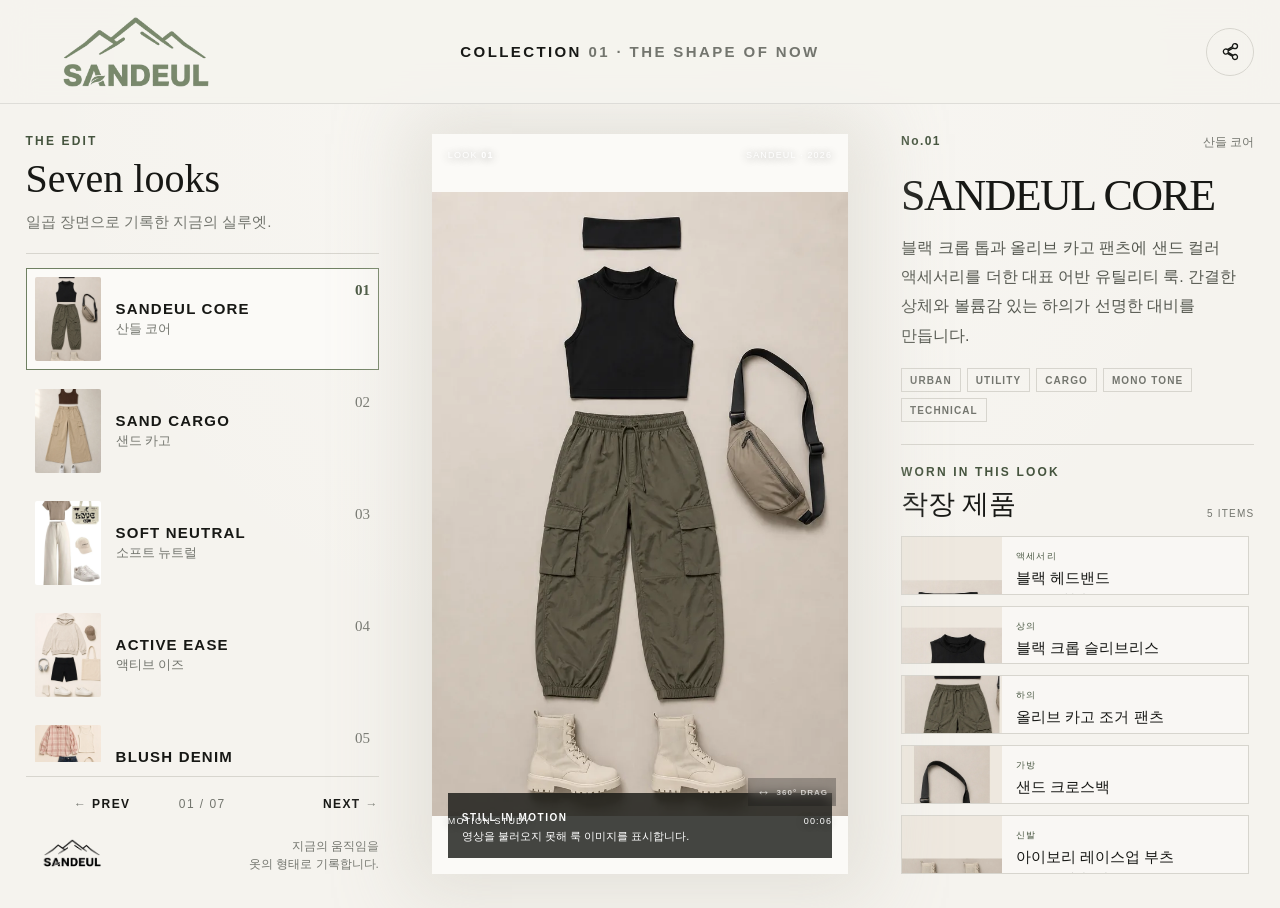
<file: index.html>
<!doctype html>
<html lang="ko">
  <head>
    <meta charset="UTF-8" />
    <meta name="viewport" content="width=device-width, initial-scale=1, viewport-fit=cover" />
    <meta
      name="description"
      content="SANDEUL의 일곱 가지 룩을 영상으로 감상하고 구성 제품을 확인하는 인터랙티브 룩북"
    />
    <meta name="theme-color" content="#f5f3ee" />
    <title>SANDEUL LOOKBOOK — SANDEUL CORE</title>
    <link rel="icon" href="public/lookbook/brand/sandeul-logo-green.webp" />
    <link rel="stylesheet" href="styles.css" />
    <script src="app.js" defer></script>
  </head>
  <body>
    <a class="skip-link" href="#main-content">본문으로 바로가기</a>

    <header class="site-header">
      <a class="brand" href="?look=01" aria-label="SANDEUL 룩북 첫 번째 룩으로 이동">
        <img
          src="public/lookbook/brand/sandeul-logo-green-header-final.webp"
          width="999"
          height="500"
          alt="SANDEUL"
        />
      </a>
      <p class="collection-label"><span>COLLECTION</span> 01 · THE SHAPE OF NOW</p>
      <button class="icon-button share-button" type="button" aria-label="현재 룩 링크 공유">
        <svg aria-hidden="true" viewBox="0 0 24 24">
          <path d="M18 8a3 3 0 1 0-2.83-4A3 3 0 0 0 15 5c0 .2.02.4.06.58L8.9 9.1A3 3 0 0 0 4 11.5a3 3 0 0 0 4.9 2.32l6.16 3.52A3 3 0 0 0 15 18a3 3 0 1 0 .9-2.14l-6.1-3.49c.13-.57.1-1.14-.08-1.67l6.14-3.51A3 3 0 0 0 18 8Z" />
        </svg>
      </button>
    </header>

    <main id="main-content" class="lookbook-shell">
      <aside class="look-rail" aria-labelledby="look-rail-title">
        <div class="rail-heading">
          <p class="eyebrow">THE EDIT</p>
          <h2 id="look-rail-title">Seven looks</h2>
          <p>일곱 장면으로 기록한 지금의 실루엣.</p>
        </div>
        <nav id="desktop-look-list" class="desktop-look-list" aria-label="룩 선택"></nav>
        <div class="rail-navigation" aria-label="이전 또는 다음 룩">
          <button id="previous-look" type="button" aria-label="이전 룩">
            <span aria-hidden="true">←</span> PREV
          </button>
          <span id="rail-position">01 / 07</span>
          <button id="next-look" type="button" aria-label="다음 룩">
            NEXT <span aria-hidden="true">→</span>
          </button>
        </div>
        <div class="rail-signature">
          <img
            src="public/lookbook/brand/sandeul-logo-black.webp"
            width="260"
            height="90"
            alt=""
          />
          <p>지금의 움직임을<br />옷의 형태로 기록합니다.</p>
        </div>
      </aside>

      <section class="stage" aria-label="선택한 룩 영상">
        <div class="video-frame">
          <div class="video-meta" aria-hidden="true">
            <span>LOOK <b id="video-number">01</b></span>
            <span>SANDEUL · 2026</span>
          </div>
          <video
            id="look-video"
            autoplay
            muted
            loop
            playsinline
            controls
            preload="auto"
            aria-label="SANDEUL CORE 착장 영상"
          ></video>
          <div
            id="scrub-surface"
            class="scrub-surface"
            role="slider"
            tabindex="0"
            aria-label="모델 360도 회전 프레임 탐색"
            aria-valuemin="0"
            aria-valuemax="100"
            aria-valuenow="0"
            aria-valuetext="영상의 0퍼센트 지점"
            aria-orientation="horizontal"
          >
            <div class="scrub-hint" aria-hidden="true">
              <span>↔</span>
              <strong>360° DRAG</strong>
              <output id="scrub-readout">0%</output>
            </div>
          </div>
          <div id="video-fallback" class="video-fallback" hidden>
            <img id="fallback-image" src="" alt="" />
            <div>
              <strong>STILL IN MOTION</strong>
              <p>영상을 불러오지 못해 룩 이미지를 표시합니다.</p>
            </div>
          </div>
          <div class="video-caption" aria-hidden="true">
            <span>MOTION STUDY</span>
            <span id="video-duration">00:06</span>
          </div>
        </div>

        <section class="mobile-look-section" aria-labelledby="mobile-look-title">
          <div class="mobile-section-heading">
            <div>
              <p class="eyebrow">SELECT A LOOK</p>
              <h2 id="mobile-look-title">룩 선택</h2>
            </div>
            <span id="mobile-position">01 / 07</span>
          </div>
          <nav id="mobile-look-list" class="mobile-look-list" aria-label="룩 선택"></nav>
        </section>
      </section>

      <aside class="details-panel" aria-labelledby="look-title">
        <div class="look-copy">
          <div class="look-kicker">
            <span id="look-number">No.01</span>
            <span id="look-name-ko">산들 코어</span>
          </div>
          <h1 id="look-title">SANDEUL CORE</h1>
          <p id="look-description" class="look-description"></p>
          <ul id="look-keywords" class="keyword-list" aria-label="룩 키워드"></ul>
        </div>

        <section class="desktop-products" aria-labelledby="desktop-products-title">
          <div class="products-heading">
            <div>
              <p class="eyebrow">WORN IN THIS LOOK</p>
              <h2 id="desktop-products-title">착장 제품</h2>
            </div>
            <span id="desktop-product-count">5 ITEMS</span>
          </div>
          <div id="desktop-product-list" class="product-list"></div>
        </section>
      </aside>
    </main>

    <button id="open-products" class="mobile-product-trigger" type="button">
      <span>이 룩의 제품 <b id="mobile-product-count">5</b>개 보기</span>
      <span aria-hidden="true">↑</span>
    </button>

    <dialog id="product-sheet" class="product-sheet" aria-labelledby="sheet-title">
      <div class="sheet-content">
        <div class="sheet-handle" aria-hidden="true"></div>
        <header class="sheet-header">
          <div>
            <p class="eyebrow">WORN IN THIS LOOK</p>
            <h2 id="sheet-title">착장 제품</h2>
            <p id="sheet-subtitle"></p>
          </div>
          <button id="close-products" class="icon-button" type="button" aria-label="제품 목록 닫기">
            <svg aria-hidden="true" viewBox="0 0 24 24">
              <path d="m6 6 12 12M18 6 6 18" />
            </svg>
          </button>
        </header>
        <div id="sheet-product-list" class="sheet-product-list"></div>
      </div>
    </dialog>

    <div id="toast" class="toast" role="status" aria-live="polite"></div>

    <noscript>
      <p class="noscript-message">이 룩북을 감상하려면 브라우저에서 JavaScript를 켜주세요.</p>
    </noscript>
  </body>
</html>
</file>
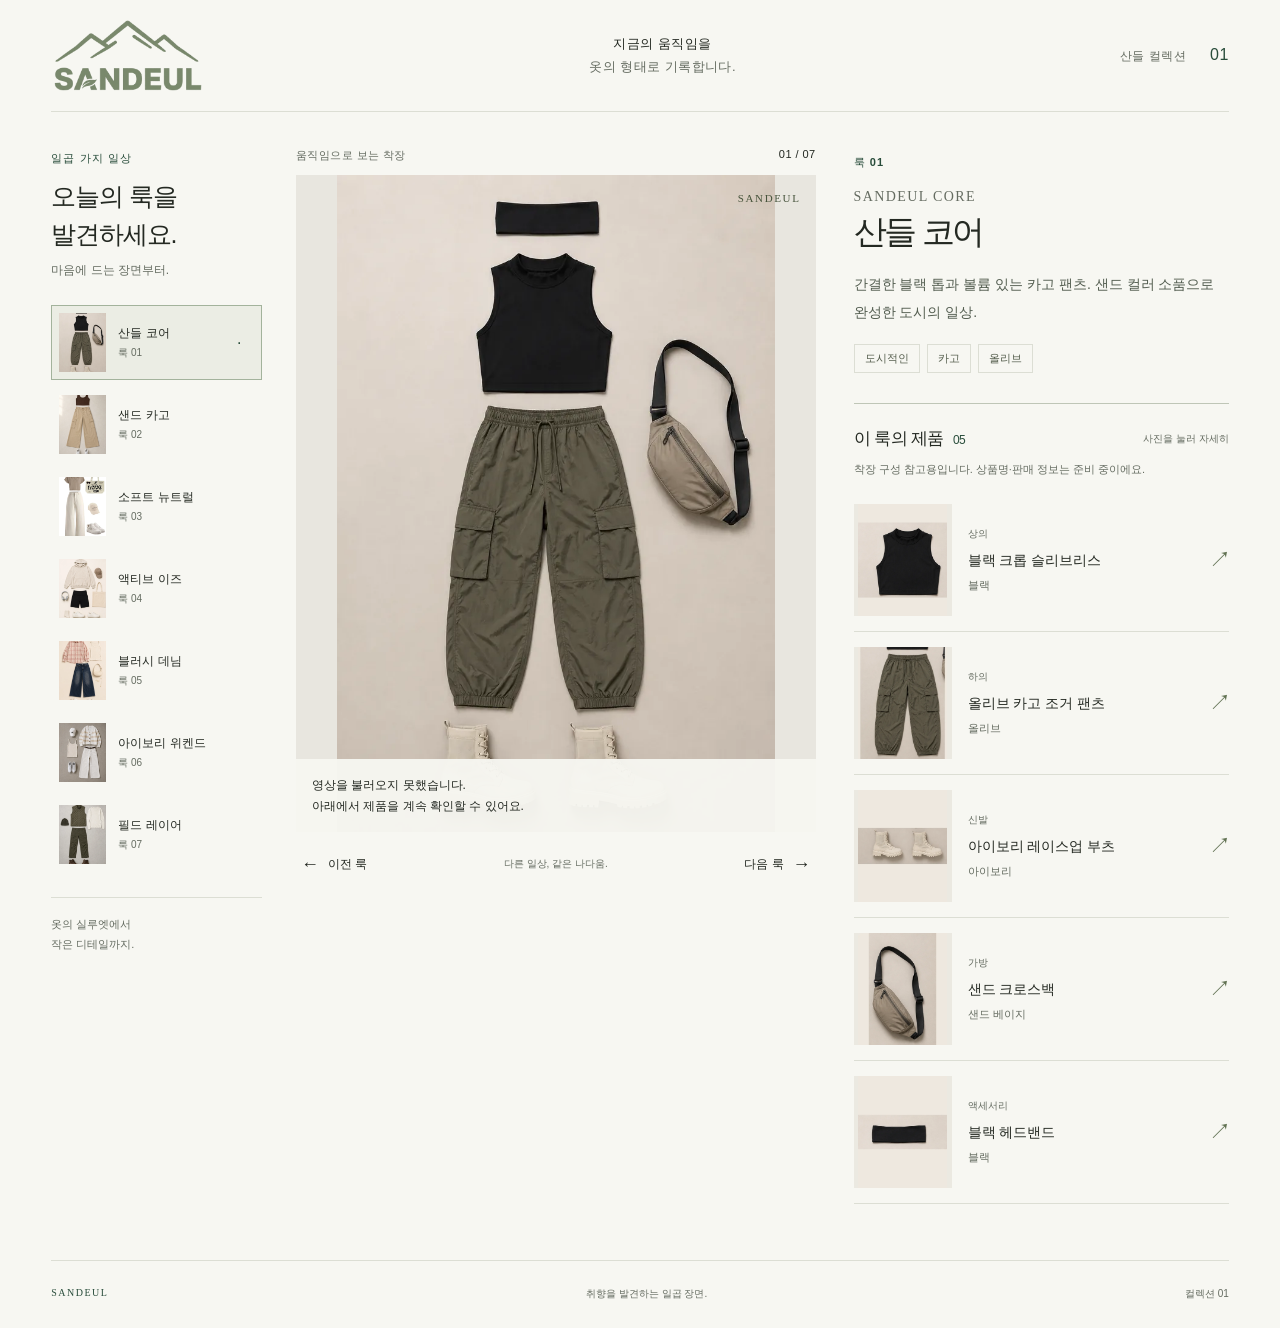
<file: index-minimal.html>
<!doctype html>
<html lang="ko">
<head>
  <meta charset="UTF-8">
  <meta name="viewport" content="width=device-width, initial-scale=1, viewport-fit=cover">
  <meta name="theme-color" content="#f7f7f2">
  <meta name="description" content="산들의 일곱 가지 착장을 영상으로 살펴보고 마음에 드는 제품을 가까이 확인하세요.">
  <title>SANDEUL · 일곱 가지 일상</title>
  <link rel="icon" href="public/lookbook/brand/sandeul-logo-green.webp">
  <link rel="stylesheet" href="lookbook-minimal.css">
  <script src="lookbook-minimal-data.js" defer></script>
  <script src="lookbook-minimal.js" defer></script>
</head>
<body>
  <a class="skip-link" href="#products">제품 목록으로 바로가기</a>
  <header class="site-header">
    <a class="brand" href="?look=01" aria-label="산들 첫 번째 룩"><img src="public/lookbook/brand/sandeul-logo-green-header-final.webp" width="999" height="500" alt="SANDEUL"></a>
    <p>지금의 움직임을<br><span>옷의 형태로 기록합니다.</span></p>
    <span class="edition">산들 컬렉션 <b>01</b></span>
  </header>
  <main class="lookbook">
    <aside class="rail" aria-labelledby="rail-title">
      <div class="rail-heading"><span class="eyebrow">일곱 가지 일상</span><h2 id="rail-title">오늘의 룩을<br>발견하세요.</h2><p>마음에 드는 장면부터.</p></div>
      <nav id="look-list" aria-label="일곱 가지 룩 선택"></nav>
      <p class="rail-note">옷의 실루엣에서<br>작은 디테일까지.</p>
    </aside>
    <section class="stage" aria-label="착장 영상">
      <div class="stage-top"><span>움직임으로 보는 착장</span><span id="stage-count">01 / 07</span></div>
      <div class="video-frame">
        <video id="look-video" autoplay muted loop playsinline controls preload="metadata" aria-label="선택한 룩 착장 영상"></video>
        <div id="rotation-surface" class="rotation-surface" role="slider" tabindex="-1" aria-label="모델 회전 장면 탐색" aria-describedby="rotation-help" aria-orientation="horizontal" aria-valuemin="0" aria-valuemax="100" aria-valuenow="0" aria-valuetext="영상의 0퍼센트 지점" aria-disabled="true">
          <span class="rotation-hint" aria-hidden="true">↔ 좌우로 드래그해 회전 <span id="rotation-progress">0%</span></span>
        </div>
        <span id="rotation-help" class="sr-only">마우스나 손가락을 좌우로 움직여 회전 장면을 탐색하세요. 키보드 좌우 방향키로 한 프레임씩 이동할 수 있습니다.</span>
        <div id="video-fallback" hidden><img id="fallback-image" alt="선택한 룩 구성 이미지"><p>영상을 불러오지 못했습니다.<br>아래에서 제품을 계속 확인할 수 있어요.</p></div>
        <span class="stage-mark" aria-hidden="true">SANDEUL</span>
      </div>
      <div class="stage-navigation"><button id="previous-look" type="button">← <span>이전 룩</span></button><p>다른 일상, 같은 나다움.</p><button id="next-look" type="button"><span>다음 룩</span> →</button></div>
      <p id="video-status" class="video-status" role="status"></p>
    </section>
    <section class="details" aria-labelledby="look-title">
      <div class="look-heading"><span class="eyebrow" id="look-number">룩 01</span><p id="look-name-en" class="english-name"></p><h1 id="look-title"></h1><p id="look-description" class="description"></p><ul id="look-tags" class="tags" aria-label="룩 특징"></ul></div>
      <section id="products" class="products" aria-labelledby="products-title" tabindex="-1">
        <div class="products-heading"><h2 id="products-title">이 룩의 제품 <span id="product-count"></span></h2><span>사진을 눌러 자세히</span></div>
        <p class="product-note">착장 구성 참고용입니다. 상품명·판매 정보는 준비 중이에요.</p>
        <div id="product-list"></div>
      </section>
    </section>
  </main>
  <footer><span>SANDEUL</span><p>취향을 발견하는 일곱 장면.</p><span>컬렉션 01</span></footer>
  <button id="jump-products" class="mobile-cta" type="button"><span>이 룩의 제품 <b id="mobile-product-count"></b>개 보기</span><span aria-hidden="true">↓</span></button>
  <dialog id="product-dialog" aria-labelledby="dialog-title">
    <button id="close-dialog" type="button" class="close-button" aria-label="제품 상세 닫기">닫기 <span aria-hidden="true">×</span></button>
    <div class="dialog-grid"><div class="dialog-image-wrap"><img id="dialog-image" alt=""></div><div class="dialog-copy"><span id="dialog-category" class="eyebrow"></span><h2 id="dialog-title"></h2><p id="dialog-color"></p><p class="dialog-note">제공된 룩 이미지에서 확인한 구성품입니다. 이름과 컬러는 이미지를 설명하는 표현이며, 공식 상품 정보가 아닙니다.</p><a id="dialog-link" hidden target="_blank" rel="noopener noreferrer">판매처에서 자세히 보기 ↗</a><p id="link-pending" class="link-pending">판매 정보 준비 중</p></div></div>
  </dialog>
  <p id="announcement" class="sr-only" role="status" aria-live="polite"></p>
  <noscript><p class="noscript">룩 선택 기능을 사용하려면 브라우저의 자바스크립트를 켜주세요. <a href="03_01.png">3번 룩 이미지 보기</a></p></noscript>
</body>
</html>
</file>
<file: styles.css>
:root {
  color-scheme: light;
  --paper: #f5f3ee;
  --paper-rgb: 245 243 238;
  --surface: #fbfaf7;
  --surface-rgb: 251 250 247;
  --video-tone-rgb: 222 219 211;
  --ink: #171815;
  --muted: #73756e;
  --line: #d7d5ce;
  --green: #6f8062;
  --green-deep: #45543e;
  --black: #11120f;
  --shadow: 0 24px 60px rgb(34 38 28 / 12%);
  --header-height: 104px;
  --side-gap: clamp(18px, 2vw, 34px);
  font-family: Inter, Pretendard, "Noto Sans KR", "Apple SD Gothic Neo", Arial, sans-serif;
  font-synthesis: none;
}

* {
  box-sizing: border-box;
}

html {
  background: var(--paper);
  scroll-behavior: smooth;
}

body {
  min-width: 320px;
  min-height: 100svh;
  margin: 0;
  color: var(--ink);
  background:
    radial-gradient(circle at 50% 10%, rgb(var(--surface-rgb) / 58%), transparent 38rem),
    var(--paper);
  transition: background-color 560ms ease;
}

body.sheet-open {
  overflow: hidden;
}

button,
a {
  -webkit-tap-highlight-color: transparent;
}

button {
  color: inherit;
  font: inherit;
}

button:focus-visible,
a:focus-visible,
video:focus-visible {
  outline: 2px solid var(--ink);
  outline-offset: 3px;
}

.skip-link {
  position: fixed;
  z-index: 1000;
  top: 10px;
  left: 10px;
  padding: 10px 14px;
  color: white;
  background: var(--ink);
  transform: translateY(-150%);
}

.skip-link:focus {
  transform: translateY(0);
}

.site-header {
  position: sticky;
  z-index: 50;
  top: 0;
  display: grid;
  grid-template-columns: 1fr auto 1fr;
  align-items: center;
  min-height: var(--header-height);
  padding: 12px var(--side-gap);
  border-bottom: 1px solid rgb(23 24 21 / 10%);
  background: rgb(var(--paper-rgb) / 92%);
  backdrop-filter: blur(16px);
  transition: background-color 560ms ease, border-color 560ms ease;
}

.brand {
  display: inline-flex;
  width: fit-content;
  align-items: center;
}

.brand img {
  display: block;
  width: 220px;
  height: 76px;
  object-fit: contain;
}

.collection-label {
  margin: 0;
  color: var(--muted);
  font-size: 15px;
  font-weight: 600;
  letter-spacing: 0.16em;
  text-align: center;
}

.collection-label span {
  color: var(--ink);
}

.icon-button {
  display: inline-grid;
  width: 42px;
  height: 42px;
  padding: 0;
  border: 1px solid var(--line);
  border-radius: 50%;
  background: transparent;
  cursor: pointer;
  place-items: center;
}

.icon-button:hover {
  border-color: var(--green);
  color: var(--green-deep);
}

.icon-button svg {
  width: 18px;
  height: 18px;
  fill: none;
  stroke: currentColor;
  stroke-linecap: round;
  stroke-linejoin: round;
  stroke-width: 1.6;
}

.share-button {
  justify-self: end;
}

.site-header .icon-button {
  width: 48px;
  height: 48px;
}

.site-header .icon-button svg {
  width: 20px;
  height: 20px;
}

.lookbook-shell {
  display: grid;
  grid-template-columns: minmax(0, 3fr) minmax(0, 4fr) minmax(0, 3fr);
  gap: clamp(22px, 2vw, 38px);
  width: 100%;
  min-height: calc(100svh - var(--header-height));
  margin: 0 auto;
  padding: 30px var(--side-gap) 34px;
}

.lookbook-shell > * {
  min-width: 0;
}

.look-rail,
.details-panel {
  min-width: 0;
  max-height: calc(100svh - var(--header-height) - 56px);
}

.look-rail {
  display: flex;
  flex-direction: column;
}

.rail-heading {
  padding-bottom: 18px;
  border-bottom: 1px solid var(--line);
}

.eyebrow {
  margin: 0 0 7px;
  color: var(--green-deep);
  font-size: 12px;
  font-weight: 700;
  letter-spacing: 0.18em;
}

.rail-heading h2,
.products-heading h2,
.mobile-section-heading h2,
.sheet-header h2 {
  margin: 0;
  font-family: Georgia, "Noto Serif KR", serif;
  font-weight: 400;
}

.rail-heading h2 {
  font-size: 40px;
}

.rail-heading > p:last-child {
  margin: 8px 0 0;
  color: var(--muted);
  font-size: 15px;
  line-height: 1.65;
}

.desktop-look-list {
  display: grid;
  gap: 10px;
  min-height: 0;
  margin-top: 14px;
  overflow-y: auto;
  scrollbar-width: thin;
}

.look-card {
  display: grid;
  grid-template-columns: 66px minmax(0, 1fr) auto;
  gap: 15px;
  align-items: center;
  width: 100%;
  padding: 8px;
  border: 1px solid transparent;
  background: transparent;
  text-align: left;
  cursor: pointer;
  transition: border-color 180ms ease, background 180ms ease, transform 180ms ease;
}

.look-card:hover {
  background: rgb(var(--surface-rgb) / 68%);
  transform: translateX(2px);
}

.look-card[aria-current="true"] {
  border-color: var(--green);
  background: var(--surface);
}

.look-card img {
  display: block;
  width: 66px;
  height: 84px;
  border-radius: 2px;
  object-fit: cover;
}

.look-card-copy {
  min-width: 0;
}

.look-card-copy strong,
.look-card-copy span {
  display: block;
}

.look-card-copy strong {
  overflow: hidden;
  font-size: 15px;
  letter-spacing: 0.08em;
  text-overflow: ellipsis;
  white-space: nowrap;
}

.look-card-copy span {
  margin-top: 3px;
  color: var(--muted);
  font-size: 13px;
}

.look-card-number {
  align-self: start;
  padding-top: 5px;
  color: var(--muted);
  font-family: Georgia, serif;
  font-size: 15px;
}

.look-card[aria-current="true"] .look-card-number {
  color: var(--green-deep);
  font-weight: 700;
}

.rail-navigation {
  display: grid;
  grid-template-columns: 1fr auto 1fr;
  align-items: center;
  margin-top: 14px;
  padding-top: 12px;
  border-top: 1px solid var(--line);
}

.rail-navigation button {
  padding: 8px 0;
  border: 0;
  background: transparent;
  font-size: 12px;
  font-weight: 700;
  letter-spacing: 0.12em;
  cursor: pointer;
}

.rail-navigation button:last-child {
  text-align: right;
}

.rail-navigation span {
  color: var(--muted);
  font-size: 12px;
  letter-spacing: 0.12em;
}

.rail-signature {
  display: flex;
  align-items: flex-end;
  justify-content: space-between;
  gap: 12px;
  margin-top: auto;
  padding-top: 18px;
}

.rail-signature img {
  width: 94px;
  height: 36px;
  object-fit: contain;
}

.rail-signature p {
  margin: 0;
  color: var(--muted);
  font-size: 12px;
  line-height: 1.55;
  text-align: right;
}

.stage {
  display: flex;
  min-width: 0;
  align-items: flex-start;
  justify-content: center;
}

.video-frame {
  position: relative;
  width: auto;
  max-width: 100%;
  height: min(calc(100svh - var(--header-height) - 56px), 820px);
  min-height: 520px;
  aspect-ratio: 9 / 16;
  overflow: hidden;
  background: rgb(var(--video-tone-rgb));
  box-shadow: 0 0 68px 24px rgb(var(--video-tone-rgb) / 72%);
  transition: background-color 560ms ease, box-shadow 560ms ease;
}

.video-frame video,
.video-fallback,
.video-fallback > img {
  width: 100%;
  height: 100%;
}

.video-frame video {
  display: block;
  background: #d7d4cd;
  object-fit: cover;
}

.video-frame.is-switching video {
  opacity: 0.35;
}

.video-frame::after {
  position: absolute;
  z-index: 4;
  inset: 0;
  background:
    linear-gradient(105deg, transparent 28%, rgb(255 255 255 / 58%) 49%, transparent 70%),
    radial-gradient(circle at center, transparent 36%, rgb(var(--video-tone-rgb) / 42%));
  content: "";
  opacity: 0;
  pointer-events: none;
}

.video-frame.is-look-transitioning video {
  animation: model-spin-boost 760ms cubic-bezier(0.76, 0, 0.24, 1) both;
}

.video-frame.is-look-transitioning::after {
  animation: speed-sweep 760ms cubic-bezier(0.76, 0, 0.24, 1) both;
}

.scrub-surface {
  position: absolute;
  z-index: 3;
  inset: 0 0 56px;
  cursor: ew-resize;
  touch-action: pan-y;
  user-select: none;
}

.scrub-surface:focus-visible {
  outline: 2px solid white;
  outline-offset: -6px;
}

.scrub-hint {
  position: absolute;
  right: 12px;
  bottom: 12px;
  display: flex;
  gap: 6px;
  align-items: center;
  min-width: 0;
  padding: 6px 8px;
  color: white;
  background: rgb(17 18 15 / 48%);
  backdrop-filter: blur(6px);
  opacity: 0.58;
  pointer-events: none;
  transition: opacity 160ms ease;
}

.scrub-hint > span {
  font-size: 14px;
}

.scrub-hint strong {
  font-size: 8px;
  letter-spacing: 0.13em;
}

.scrub-hint output {
  display: none;
  font-size: 9px;
  font-variant-numeric: tabular-nums;
}

.video-frame.is-scrubbing .scrub-hint output {
  display: inline;
}

.video-frame:hover .scrub-hint,
.scrub-surface:focus-visible .scrub-hint,
.video-frame.is-scrubbing .scrub-hint {
  opacity: 1;
}

.video-frame.is-scrubbing .scrub-surface {
  cursor: grabbing;
}

.video-frame.is-scrubbing .scrub-hint {
  opacity: 1;
}

.video-fallback {
  position: absolute;
  inset: 0;
  background: var(--surface);
}

.video-fallback > img {
  display: block;
  object-fit: contain;
}

.video-fallback > div {
  position: absolute;
  right: 16px;
  bottom: 16px;
  left: 16px;
  padding: 14px;
  color: white;
  background: rgb(17 18 15 / 78%);
}

.video-fallback strong {
  font-size: 10px;
  letter-spacing: 0.15em;
}

.video-fallback p {
  margin: 4px 0 0;
  font-size: 11px;
}

.video-meta,
.video-caption {
  position: absolute;
  z-index: 2;
  left: 16px;
  display: flex;
  justify-content: space-between;
  width: calc(100% - 32px);
  color: white;
  font-size: 9px;
  letter-spacing: 0.13em;
  pointer-events: none;
  text-shadow: 0 1px 8px rgb(0 0 0 / 45%);
}

.video-meta {
  top: 16px;
}

.video-caption {
  bottom: 48px;
}

.mobile-look-section {
  display: none;
}

.details-panel {
  display: flex;
  flex-direction: column;
  min-width: 0;
  overflow: hidden;
}

.look-copy {
  padding-bottom: 22px;
  border-bottom: 1px solid var(--line);
}

.look-kicker {
  display: flex;
  justify-content: space-between;
  gap: 16px;
  color: var(--green-deep);
  font-size: 12px;
  font-weight: 700;
  letter-spacing: 0.12em;
}

.look-kicker span:last-child {
  color: var(--muted);
  font-weight: 500;
  letter-spacing: 0;
}

.look-copy h1 {
  margin: 24px 0 16px;
  font-family: Georgia, "Times New Roman", "Noto Serif KR", serif;
  font-size: clamp(44px, 3.2vw, 60px);
  font-weight: 400;
  letter-spacing: -0.035em;
  line-height: 0.96;
}

.look-description {
  margin: 0;
  color: #555850;
  font-size: 16px;
  line-height: 1.82;
  word-break: keep-all;
}

.keyword-list {
  display: flex;
  flex-wrap: wrap;
  gap: 6px;
  margin: 18px 0 0;
  padding: 0;
  list-style: none;
}

.keyword-list li {
  padding: 6px 8px 5px;
  border: 1px solid var(--line);
  color: var(--muted);
  font-size: 10px;
  font-weight: 700;
  letter-spacing: 0.11em;
}

.desktop-products {
  display: flex;
  flex: 1;
  min-height: 0;
  flex-direction: column;
  padding-top: 20px;
}

.details-panel.is-detail-leaving .look-copy,
.details-panel.is-detail-leaving .desktop-products {
  animation: detail-leave 260ms cubic-bezier(0.55, 0, 1, 0.45) both;
}

.details-panel.is-detail-leaving .desktop-products {
  animation-delay: 40ms;
}

.details-panel.is-detail-entering .look-copy,
.details-panel.is-detail-entering .desktop-products {
  animation: detail-enter 480ms cubic-bezier(0.16, 1, 0.3, 1) both;
}

.details-panel.is-detail-entering .desktop-products {
  animation-delay: 70ms;
}

.details-panel.is-detail-entering .product-card {
  animation: product-card-enter 420ms cubic-bezier(0.16, 1, 0.3, 1) both;
}

.details-panel.is-detail-entering .product-card:nth-child(2) {
  animation-delay: 40ms;
}

.details-panel.is-detail-entering .product-card:nth-child(3) {
  animation-delay: 80ms;
}

.details-panel.is-detail-entering .product-card:nth-child(n + 4) {
  animation-delay: 120ms;
}

.products-heading,
.mobile-section-heading {
  display: flex;
  align-items: flex-end;
  justify-content: space-between;
  gap: 18px;
}

.products-heading h2,
.mobile-section-heading h2 {
  font-size: 27px;
}

.products-heading > span,
.mobile-section-heading > span {
  padding-bottom: 3px;
  color: var(--muted);
  font-size: 10px;
  letter-spacing: 0.12em;
}

.product-list {
  display: grid;
  gap: 11px;
  min-height: 0;
  margin-top: 14px;
  padding-right: 5px;
  overflow-y: auto;
  scrollbar-width: thin;
}

.product-card {
  display: grid;
  grid-template-columns: 100px 1fr;
  min-width: 0;
  overflow: hidden;
  border: 1px solid var(--line);
  color: inherit;
  background: rgb(var(--surface-rgb) / 72%);
  text-decoration: none;
  cursor: pointer;
  transition: border-color 180ms ease, background-color 180ms ease, transform 180ms ease;
}

.product-card:hover {
  border-color: var(--green);
  background: var(--surface);
  transform: translateY(-1px);
}

.product-card img {
  display: block;
  width: 100px;
  height: 125px;
  object-fit: cover;
}

.product-card-copy {
  display: flex;
  min-width: 0;
  flex-direction: column;
  padding: 13px 14px 11px;
}

.product-category {
  color: var(--green-deep);
  font-size: 9px;
  font-weight: 700;
  letter-spacing: 0.13em;
}

.product-card h3 {
  margin: 5px 0 3px;
  font-size: 15px;
  font-weight: 600;
  line-height: 1.35;
}

.product-color {
  margin: 0;
  color: var(--muted);
  font-size: 11px;
}

.product-link {
  display: inline-flex;
  width: fit-content;
  align-items: center;
  gap: 6px;
  margin-top: 8px;
  padding-top: 0;
  border-bottom: 1px solid currentColor;
  color: var(--ink);
  font-size: 9px;
  font-weight: 700;
  letter-spacing: 0.06em;
  text-decoration: none;
}

.product-link:hover {
  color: var(--green-deep);
}

.mobile-product-trigger,
.product-sheet {
  display: none;
}

.toast {
  position: fixed;
  z-index: 200;
  right: 24px;
  bottom: 24px;
  max-width: min(320px, calc(100vw - 32px));
  padding: 12px 16px;
  color: white;
  background: var(--ink);
  font-size: 12px;
  opacity: 0;
  pointer-events: none;
  transform: translateY(10px);
  transition: opacity 180ms ease, transform 180ms ease;
}

.toast.is-visible {
  opacity: 1;
  transform: translateY(0);
}

.noscript-message {
  position: fixed;
  z-index: 500;
  right: 16px;
  bottom: 16px;
  left: 16px;
  margin: 0;
  padding: 16px;
  color: white;
  background: var(--ink);
  text-align: center;
}

@media (max-width: 1179px) {
  :root {
    --header-height: 66px;
  }

  .brand img {
    width: 138px;
    height: 48px;
  }

  .collection-label {
    font-size: 11px;
  }

  .site-header .icon-button {
    width: 42px;
    height: 42px;
  }

  body {
    padding-bottom: calc(80px + env(safe-area-inset-bottom));
  }

  .lookbook-shell {
    grid-template-columns: minmax(330px, 0.95fr) minmax(300px, 1.05fr);
    min-height: auto;
    padding-top: 22px;
  }

  .look-rail,
  .desktop-products {
    display: none;
  }

  .stage {
    display: block;
  }

  .video-frame {
    width: 100%;
    height: min(70svh, 760px);
    min-height: 540px;
    max-height: none;
  }

  .mobile-look-section {
    display: block;
    margin-top: 24px;
  }

  .mobile-look-list {
    display: flex;
    gap: 10px;
    margin-top: 12px;
    padding: 2px 2px 10px;
    overflow-x: auto;
    scroll-snap-type: x proximity;
    scrollbar-width: none;
  }

  .mobile-look-list::-webkit-scrollbar {
    display: none;
  }

  .mobile-look-list .look-card {
    display: block;
    width: 90px;
    min-width: 90px;
    padding: 5px;
    scroll-snap-align: start;
  }

  .mobile-look-list .look-card img {
    width: 78px;
    height: 104px;
  }

  .mobile-look-list .look-card-copy {
    margin-top: 7px;
  }

  .mobile-look-list .look-card-copy strong {
    font-size: 8px;
  }

  .mobile-look-list .look-card-copy span,
  .mobile-look-list .look-card-number {
    display: none;
  }

  .details-panel {
    display: block;
    max-height: none;
    overflow: visible;
    padding: 20px 0 30px;
  }

  .look-copy {
    border-bottom: 0;
  }

  .look-copy h1 {
    font-size: clamp(44px, 6.3vw, 68px);
  }

  .mobile-product-trigger {
    position: fixed;
    z-index: 80;
    right: 16px;
    bottom: max(12px, env(safe-area-inset-bottom));
    left: 16px;
    display: flex;
    min-height: 56px;
    align-items: center;
    justify-content: space-between;
    padding: 0 20px;
    border: 0;
    color: white;
    background: var(--black);
    box-shadow: 0 14px 36px rgb(17 18 15 / 25%);
    font-size: 13px;
    cursor: pointer;
  }

  .mobile-product-trigger b {
    color: #bbc8b1;
  }

  .product-sheet {
    width: min(100%, 720px);
    max-width: none;
    max-height: min(85svh, 820px);
    margin: auto auto 0;
    padding: 0;
    border: 0;
    background: var(--surface);
    box-shadow: 0 -24px 60px rgb(17 18 15 / 18%);
  }

  .product-sheet[open] {
    display: block;
    animation: sheet-in 220ms ease-out;
  }

  .product-sheet::backdrop {
    background: rgb(17 18 15 / 48%);
    backdrop-filter: blur(2px);
  }

  .sheet-content {
    display: flex;
    max-height: min(85svh, 820px);
    flex-direction: column;
    padding: 8px 18px max(18px, env(safe-area-inset-bottom));
  }

  .sheet-handle {
    width: 42px;
    height: 4px;
    margin: 2px auto 18px;
    border-radius: 999px;
    background: var(--line);
  }

  .sheet-header {
    display: flex;
    align-items: flex-start;
    justify-content: space-between;
    gap: 20px;
    padding-bottom: 16px;
    border-bottom: 1px solid var(--line);
  }

  .sheet-header h2 {
    font-size: 28px;
  }

  .sheet-header > div > p:last-child {
    margin: 7px 0 0;
    color: var(--muted);
    font-size: 11px;
  }

  .sheet-product-list {
    display: grid;
    gap: 10px;
    min-height: 0;
    padding: 14px 0 0;
    overflow-y: auto;
  }

  .sheet-product-list .product-card {
    grid-template-columns: 104px 1fr;
  }

  .sheet-product-list .product-card img {
    width: 104px;
    height: 130px;
  }

  .toast {
    right: 16px;
    bottom: calc(84px + env(safe-area-inset-bottom));
  }
}

@media (max-width: 767px) {
  .site-header {
    grid-template-columns: 1fr auto;
    padding-right: 14px;
    padding-left: 14px;
  }

  .brand img {
    width: 110px;
    height: 38px;
  }

  .collection-label {
    display: none;
  }

  .icon-button {
    width: 40px;
    height: 40px;
  }

  .lookbook-shell {
    display: block;
    padding: 0 0 24px;
  }

  .video-frame {
    width: 100%;
    height: auto;
    min-height: 0;
    max-height: none;
    aspect-ratio: 9 / 16;
    box-shadow: none;
  }

  .video-frame video,
  .video-fallback > img {
    object-fit: contain;
    object-position: center top;
  }

  .video-meta {
    top: 14px;
  }

  .video-caption {
    bottom: 52px;
  }

  .scrub-hint {
    right: 10px;
    bottom: 10px;
    min-width: 0;
    padding: 5px 7px;
    opacity: 0.62;
  }

  .mobile-look-section,
  .details-panel {
    padding-right: 16px;
    padding-left: 16px;
  }

  .mobile-look-section {
    margin-top: 22px;
  }

  .mobile-section-heading h2 {
    font-size: 22px;
  }

  .details-panel {
    padding-top: 20px;
  }

  .look-kicker {
    font-size: 9px;
  }

  .look-copy h1 {
    margin-top: 18px;
    font-size: clamp(41px, 13vw, 58px);
  }

  .look-description {
    display: -webkit-box;
    overflow: hidden;
    font-size: 13px;
    -webkit-box-orient: vertical;
    -webkit-line-clamp: 2;
  }

  .keyword-list {
    margin-top: 14px;
  }

  .mobile-product-trigger {
    right: 12px;
    left: 12px;
  }
}

@keyframes sheet-in {
  from {
    opacity: 0;
    transform: translateY(22px);
  }
  to {
    opacity: 1;
    transform: translateY(0);
  }
}

@keyframes model-spin-boost {
  0%,
  100% {
    filter: blur(0) saturate(1);
    transform: scale(1);
  }
  42%,
  58% {
    filter: blur(2.2px) saturate(0.88) contrast(1.04);
    transform: scale(1.018);
  }
}

@keyframes speed-sweep {
  0%,
  100% {
    opacity: 0;
    transform: translateX(-55%);
  }
  46% {
    opacity: 0.72;
  }
  58% {
    opacity: 0.28;
    transform: translateX(55%);
  }
}

@keyframes detail-leave {
  to {
    opacity: 0;
    transform: translateX(22px);
  }
}

@keyframes detail-enter {
  from {
    opacity: 0;
    transform: translateX(-24px);
  }
  to {
    opacity: 1;
    transform: translateX(0);
  }
}

@keyframes product-card-enter {
  from {
    opacity: 0;
    transform: translateY(12px);
  }
  to {
    opacity: 1;
    transform: translateY(0);
  }
}

@media (prefers-reduced-motion: reduce) {
  *,
  *::before,
  *::after {
    scroll-behavior: auto !important;
    transition-duration: 0.01ms !important;
    animation-duration: 0.01ms !important;
    animation-iteration-count: 1 !important;
  }
}
</file>
<file: lookbook-minimal.css>
@charset "UTF-8";
:root{--paper:#f7f7f2;--ink:#242922;--muted:#656c61;--line:#dcded4;--green:#294d3b;--wash:#ebede4;font-family:"Pretendard","Noto Sans KR","Malgun Gothic",sans-serif;color:var(--ink);background:var(--paper);font-synthesis:none}
*{box-sizing:border-box}body{margin:0}button,a{-webkit-tap-highlight-color:transparent}button{font:inherit;color:inherit;cursor:pointer}button:disabled{cursor:default}a{color:inherit}button:focus-visible,a:focus-visible,[tabindex]:focus-visible,video:focus-visible{outline:2px solid var(--green);outline-offset:5px}button{border:0;background:none}img{display:block;max-width:100%}[hidden]{display:none!important}p,h1,h2,h3{margin:0}button,a,video{touch-action:manipulation}.sr-only{position:absolute;width:1px;height:1px;overflow:hidden;clip-path:inset(50%)}.skip-link{position:fixed;top:12px;left:12px;padding:15px;background:var(--green);color:#fff;z-index:10;transform:translateY(-150%)}.skip-link:focus{transform:none}
.site-header{margin:0 4vw;height:112px;display:flex;align-items:center;justify-content:space-between;border-bottom:1px solid var(--line);gap:24px}.brand{display:block;width:154px;height:78px}.brand img{height:100%;width:100%;object-fit:contain}.site-header>p{font-size:13px;line-height:1.75;text-align:center;letter-spacing:.035em}.site-header>p span{color:var(--muted)}.edition{font-size:12px;color:var(--muted);letter-spacing:.04em}.edition b{color:var(--green);font-size:16px;margin-left:20px;font-weight:500}
.lookbook{max-width:1760px;margin:0 auto;padding:36px 4vw 56px;display:grid;grid-template-columns:minmax(170px,.75fr) minmax(340px,1.85fr) minmax(330px,1.35fr);gap:34px;align-items:start}.rail,.stage{position:sticky;top:26px;min-width:0}.eyebrow{font-size:11px;letter-spacing:.1em;font-weight:600;color:var(--green)}.rail-heading h2{font-size:25px;line-height:1.5;font-weight:500;letter-spacing:-.045em;margin:12px 0 9px}.rail-heading>p{color:var(--muted);font-size:12px}.rail-heading{margin-bottom:26px}#look-list{display:grid;gap:7px}.look-card{display:grid;grid-template-columns:47px 1fr 16px;align-items:center;gap:12px;padding:7px 8px 7px 7px;text-align:left;border:1px solid transparent;transition:background .18s,border-color .18s}.look-card:hover{background:#eeefe8}.look-card[aria-pressed=true]{border-color:#a3b39c;background:var(--wash)}.look-card img{height:59px;width:47px;object-fit:cover}.look-card strong{display:block;font-size:12px;line-height:1.4;font-weight:500}.look-card small{display:block;font-size:10px;color:var(--muted);margin-top:5px}.look-card .selected-mark{opacity:0;color:var(--green);font-size:16px}.look-card[aria-pressed=true] .selected-mark{opacity:1}.rail-note{margin-top:25px;border-top:1px solid var(--line);padding-top:17px;font-size:11px;line-height:1.8;color:var(--muted)}
.stage-top{display:flex;justify-content:space-between;font-size:11px;letter-spacing:.04em;color:var(--muted);margin-bottom:12px}.stage-top span:last-child{font-variant-numeric:tabular-nums;color:var(--ink)}.video-frame{position:relative;background:#e8e6df;height:min(73vh,800px);min-height:460px;overflow:hidden}.video-frame video{display:block;height:100%;width:100%;object-fit:contain;background:#e8e6df}.stage-mark{position:absolute;right:15px;top:17px;font-family:Georgia,serif;font-size:11px;letter-spacing:.15em;color:#46533b;pointer-events:none}.stage-navigation{display:flex;justify-content:space-between;align-items:center;gap:8px;padding-top:10px}.stage-navigation button{display:flex;align-items:center;gap:9px;min-height:44px;padding:0 5px;font-size:18px}.stage-navigation button span{font-size:12px}.stage-navigation>p{font-size:10px;color:var(--muted)}.video-status{font-size:12px;line-height:1.6;color:var(--muted);margin-top:5px}#video-fallback{height:100%;position:relative}#video-fallback img{height:100%;width:100%;object-fit:contain}#video-fallback p{position:absolute;bottom:0;left:0;right:0;background:#f7f7f2f2;padding:16px;font-size:12px;line-height:1.7}
.details{min-width:0;padding:4px 0 0 4px}.english-name{font-family:Georgia,"Times New Roman",serif;font-size:14px;letter-spacing:.1em;color:var(--muted);margin:19px 0 6px}h1{font-size:clamp(27px,2.55vw,42px);letter-spacing:-.07em;font-weight:500;line-height:1.3}.description{font-size:14px;line-height:1.95;color:#535d50;margin-top:18px;word-break:keep-all}.tags{padding:0;margin:18px 0 30px;list-style:none;display:flex;flex-wrap:wrap;gap:7px}.tags li{padding:6px 10px;border:1px solid var(--line);font-size:11px;color:#545d4c}.products{border-top:1px solid #bfc6b7;padding-top:23px;scroll-margin-top:22px}.products-heading{display:flex;align-items:center;justify-content:space-between;gap:12px}.products-heading h2{font-size:17px;font-weight:500;letter-spacing:-.035em}.products-heading h2 span{font-size:12px;color:var(--green);margin-left:5px}.products-heading>span{font-size:10px;color:var(--muted)}.product-note{font-size:11px;line-height:1.7;color:var(--muted);margin:10px 0 10px}#product-list{display:grid}.product-card{width:100%;display:grid;grid-template-columns:98px 1fr 20px;gap:16px;text-align:left;align-items:center;border-bottom:1px solid var(--line);padding:15px 0;transition:background .15s}.product-card:hover{background:#edf0e7}.product-card img{width:98px;height:112px;object-fit:contain;background:#ebe9e1}.product-card .category{font-size:10px;color:var(--muted);margin-bottom:8px;display:block}.product-card h3{font-size:14px;line-height:1.65;font-weight:500;word-break:keep-all}.product-card .color{display:block;font-size:11px;color:var(--muted);margin-top:6px}.product-card .arrow{font-size:22px;color:#617252}.image-missing{visibility:hidden}.mobile-cta{display:none}footer{margin:0 4vw;padding:26px 0;border-top:1px solid var(--line);display:flex;justify-content:space-between;gap:16px;font-size:10px;color:var(--muted)}footer>span:first-child{font-family:Georgia,serif;letter-spacing:.15em;color:var(--green)}
dialog{border:1px solid var(--line);background:var(--paper);color:var(--ink);padding:52px 28px 28px;width:min(800px,calc(100% - 32px));max-height:90dvh;overflow:auto}dialog::backdrop{background:#19231bd0;backdrop-filter:blur(4px)}.close-button{position:absolute;right:16px;top:6px;min-height:44px;padding:0 10px;font-size:12px;display:flex;align-items:center;gap:12px}.close-button span{font-size:26px;font-weight:300}.dialog-grid{display:grid;grid-template-columns:1.1fr 1fr;gap:28px;align-items:center}.dialog-image-wrap{min-width:0;background:#eeece4;aspect-ratio:4/5;display:grid;place-items:center}.dialog-image-wrap img{width:100%;height:100%;max-height:62vh;object-fit:contain}.dialog-copy h2{font-size:24px;line-height:1.6;letter-spacing:-.04em;margin:12px 0 16px;word-break:keep-all}#dialog-color{font-size:14px}.dialog-note{font-size:13px;line-height:1.9;color:var(--muted);margin:25px 0}.link-pending{font-size:12px;border-top:1px solid var(--line);padding-top:18px;color:var(--muted)}#dialog-link{display:block;padding:16px;background:var(--green);color:white;font-size:14px;text-decoration:none}.noscript{padding:24px}body.dialog-open{overflow:hidden}
@media(min-width:1600px){.lookbook{gap:48px}.product-card{grid-template-columns:116px 1fr 22px}.product-card img{width:116px;height:128px}.product-card h3{font-size:16px}.description{font-size:16px}}
@media(max-width:1100px){.lookbook{grid-template-columns:minmax(0,1.1fr) minmax(300px,1fr);gap:28px}.rail{grid-column:1/-1;position:static;display:block}.rail-heading{display:none}#look-list{display:flex;gap:8px;overflow-x:auto;padding:3px 2px 9px;scrollbar-width:thin}.look-card{flex:0 0 141px;grid-template-columns:38px 1fr;gap:10px;padding:7px}.look-card img{width:38px;height:50px}.look-card .selected-mark{display:none}.look-card strong{font-size:11px}.look-card small{font-size:10px}.rail-note{display:none}.stage{top:18px}.video-frame{min-height:460px;height:67vh}.details{padding:0}.english-name{margin-top:15px}.site-header{height:94px}}
@media(max-width:700px){.site-header{height:80px;margin:0 20px;gap:12px}.brand{width:118px;height:66px}.site-header>p{display:none}.edition{font-size:10px}.edition b{margin-left:12px}.lookbook{display:flex;flex-direction:column;padding:18px 20px 30px;gap:20px}.rail{width:100%}#look-list{margin-right:-20px;padding-right:20px;gap:8px}.look-card{flex-basis:132px}.stage{position:static;width:100%}.stage-top{font-size:10px}.video-frame{height:min(56svh,calc(100svh - 350px));min-height:260px;max-height:650px}.stage-navigation{padding-top:6px}.stage-navigation>p{font-size:10px}.details{width:100%;padding:12px 0 0}.look-heading{padding-bottom:2px}.english-name{margin-top:12px;font-size:12px}h1{font-size:33px}.description{font-size:15px;line-height:1.85;margin-top:16px}.tags{margin:16px 0 26px}.tags li{font-size:11px}.products{padding-top:23px}.products-heading h2{font-size:19px}.products-heading>span{font-size:11px}.product-note{font-size:12px;margin:13px 0 6px;line-height:1.7}.product-card{grid-template-columns:106px 1fr 20px;gap:16px;padding:17px 0}.product-card img{width:106px;height:122px}.product-card h3{font-size:15px}.product-card .category,.product-card .color{font-size:12px}.mobile-cta{display:flex;position:fixed;bottom:0;left:0;right:0;justify-content:space-between;align-items:center;padding:19px 24px calc(19px + env(safe-area-inset-bottom));background:var(--green);color:#fff;font-size:14px;z-index:4;box-shadow:0 -3px 18px #15281412}.mobile-cta b{font-weight:500}.mobile-cta>span:last-child{font-size:19px}.products{scroll-margin-top:22px}footer{margin:0 20px 80px;padding:22px 0;font-size:9px}footer>span:last-child{display:none}.dialog-grid{grid-template-columns:1fr;gap:20px}.dialog-image-wrap{aspect-ratio:1/1}.dialog-image-wrap img{max-height:40svh}.dialog-copy h2{font-size:22px;margin:8px 0}.dialog-note{margin:15px 0;font-size:12px}.dialog-copy .eyebrow{font-size:11px}dialog{padding:50px 22px 24px}.close-button{right:10px}.dialog-open .mobile-cta{visibility:hidden}}
@media(prefers-reduced-motion:reduce){*,*::before,*::after{scroll-behavior:auto!important;transition:none!important;animation:none!important}}
.rotation-surface{position:absolute;inset:0 0 74px;cursor:grab;touch-action:pan-y pinch-zoom;user-select:none;-webkit-user-select:none;z-index:1}
.rotation-surface[aria-disabled=true]{pointer-events:none;visibility:hidden}
.rotation-surface.is-dragging{cursor:grabbing}
.rotation-surface:focus-visible{outline:2px solid var(--green);outline-offset:-5px}
.rotation-hint{position:absolute;bottom:12px;left:50%;transform:translateX(-50%);display:flex;align-items:center;gap:12px;white-space:nowrap;border:1px solid #ffffff65;background:#f7f7f2ed;color:#294d3b;padding:9px 13px;border-radius:24px;font-size:11px;pointer-events:none}
.rotation-hint>span{font-size:10px;font-variant-numeric:tabular-nums;min-width:28px;text-align:right}
.rotation-surface.is-dragging .rotation-hint{background:#294d3bef;color:#fff}
</file>
